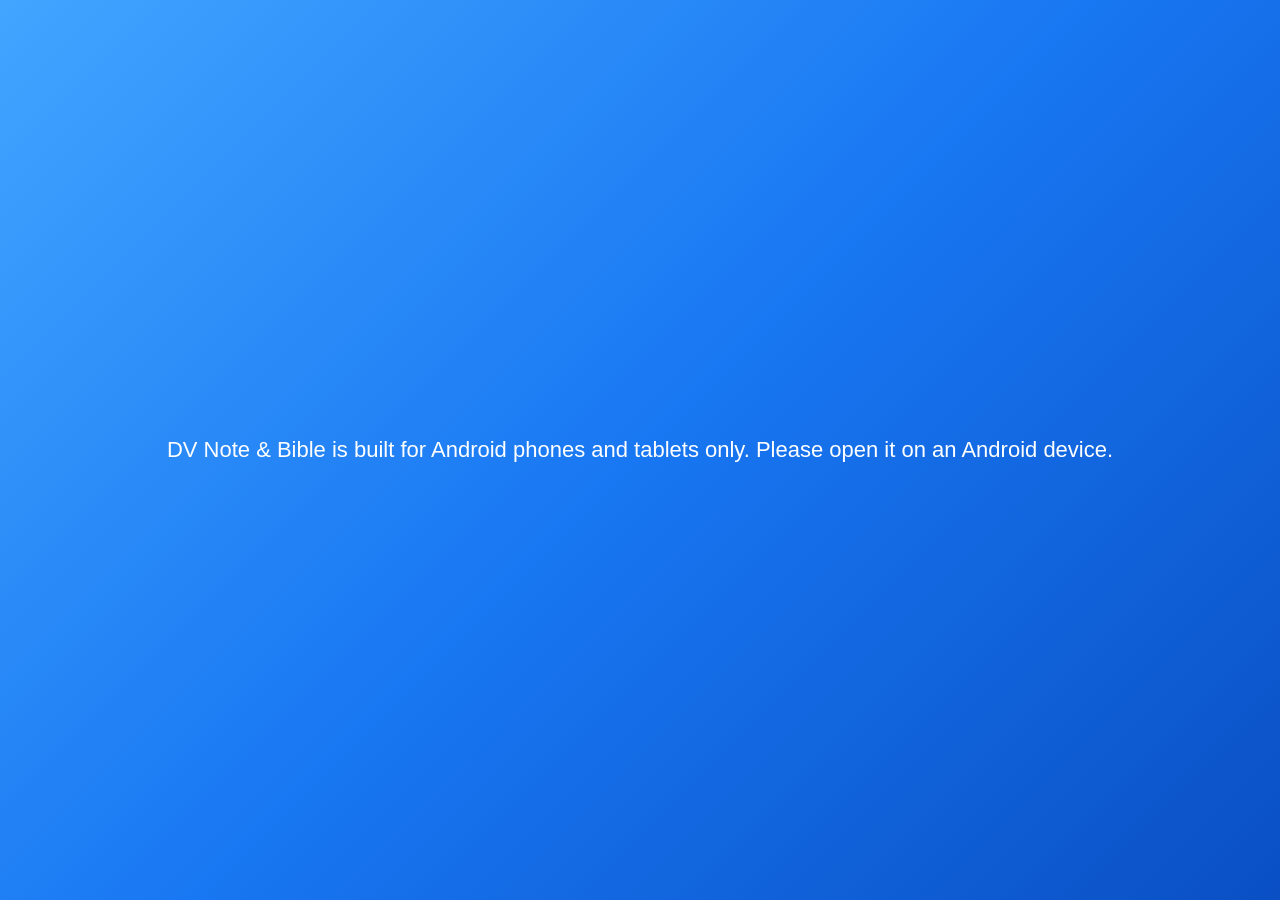
<file: index.html>
<!DOCTYPE html><html lang="en" data-dvtheme="light"><head><meta charset="utf-8"><meta name="viewport" content="width=device-width,initial-scale=1,viewport-fit=cover,user-scalable=no"><meta name="theme-color" content="#1877F2"><link rel="manifest" href="manifest.json"><link rel="icon" type="image/png" href="icons/icon-192.png"><title>DV Note &amp; Bible</title><link rel="stylesheet" href="styles.css"></head><body><div id="app-lock"></div>
<svg width="0" height="0" style="position:absolute"><defs><linearGradient id="dvGrad" x1="0" y1="0" x2="1" y2="1"><stop offset="0" stop-color="#42A5FF"/><stop offset=".55" stop-color="#1877F2"/><stop offset="1" stop-color="#0A4FC4"/></linearGradient></defs></svg>
<div id="dvApp">
<header class="dvBar" id="dvBar"><button class="dvIconBtn" data-dvact="openl" aria-label="Menu" data-dvico="menu"></button><span class="dvLogo">dv</span><h1 id="dvTitle">Note &amp; Bible</h1><button class="dvIconBtn" data-dvact="openr" aria-label="More" data-dvico="more"></button></header>
<main id="dvMain">
<section class="dvView" id="dvV-home"><div class="dvHero"><h2>DV Note &amp; Bible</h2><p>Write notes and clean the King James Bible right on your Android device.</p></div><h3 class="dvH">Quick Actions</h3><div class="dvQuick"><button class="dvQ" data-dvact="new"><i data-dvico="add"></i>New Note</button><button class="dvQ" data-dvgo="files"><i data-dvico="folder"></i>My Files</button><button class="dvQ" data-dvgo="bible"><i data-dvico="book"></i>Read Bible</button><button class="dvQ" data-dvact="import"><i data-dvico="up"></i>Import Note</button><button class="dvQ" data-dvgo="guide"><i data-dvico="help"></i>How to Use</button></div></section>
<section class="dvView dvFlex" id="dvV-files"><div class="dvSPill"><input id="dvSearch" type="search" placeholder="Search notes"><button class="dvIconBtn" id="dvTrashBtn" data-dvact="trash" aria-label="Trash" data-dvico="folder"></button></div><div class="dvSortRow"><button class="dvSort" data-dvact="sort"><span id="dvSortLbl">Date opened by me</span><span class="dvSortArr" id="dvSortArr" data-dvico="arrow"></span></button><div class="dvTog"><button class="dvTogB" data-dvact="list" aria-label="List" data-dvico="list"></button><button class="dvTogB" data-dvact="grid" aria-label="Grid" data-dvico="grid"></button></div></div><div id="dvList"></div><div class="dvFabBg" data-dvact="fab"></div><div class="dvFabItems"><button class="dvFabItem" data-dvact="fabhelp"><i data-dvico="help"></i>How to use</button><button class="dvFabItem" data-dvact="fabnew"><i data-dvico="edit"></i>Notepad</button></div><button class="dvFab" id="dvFab" data-dvact="fab" aria-label="Add" data-dvico="add"></button></section>
<section class="dvView dvFlex" id="dvV-bible"><div id="dvBGet" class="dvBox"><h3>King James Bible</h3><p>Download the Bible once, then read it anytime, even without internet.</p><button class="dvBtn" id="dvBGo" data-dvact="bget" style="width:100%"><i data-dvico="down"></i>Download Bible</button><p id="dvBMsg"></p></div><div id="dvBRead" hidden><div class="dvBRow"><select id="dvBBook" class="dvBSel" aria-label="Book"></select><select id="dvBCh" class="dvBSel" aria-label="Chapter"></select><label class="dvBDark">Dark<input type="checkbox" class="dvSw" id="dvBDk"></label></div><div class="dvBRow"><span class="dvBA">A</span><input type="range" id="dvBSize" min="23" max="27" step="1" value="23" aria-label="Text size"><span class="dvBA">A+</span><div class="dvSearch"><i data-dvico="search"></i><input id="dvBFind" type="search" placeholder="Search"></div></div><div id="dvBText"></div></div></section>
<section class="dvView" id="dvV-about-app"><div class="dvPageHead"><button class="dvIconBtn" data-dvback data-dvico="back" aria-label="Back"></button><h2>About App</h2></div><div class="dvBody" id="dvB-about-app"></div></section>
<section class="dvView" id="dvV-about-dev"><div class="dvPageHead"><button class="dvIconBtn" data-dvback data-dvico="back" aria-label="Back"></button><h2>About Developer</h2></div><div class="dvBody" id="dvB-about-dev"></div></section>
<section class="dvView" id="dvV-contact"><div class="dvPageHead"><button class="dvIconBtn" data-dvback data-dvico="back" aria-label="Back"></button><h2>Contact Us</h2></div><div class="dvBody" id="dvB-contact"></div></section>
<section class="dvView" id="dvV-settings"><div class="dvPageHead"><button class="dvIconBtn" data-dvback data-dvico="back" aria-label="Back"></button><h2>Settings</h2></div><div class="dvBody" id="dvB-settings"></div></section>
<section class="dvView" id="dvV-todo"><div class="dvPageHead"><button class="dvIconBtn" data-dvback data-dvico="back" aria-label="Back"></button><h2>To-Do List</h2></div><div class="dvBody" id="dvB-todo"></div></section>
<section class="dvView" id="dvV-guide"><div class="dvPageHead"><button class="dvIconBtn" data-dvback data-dvico="back" aria-label="Back"></button><h2>How to Use</h2></div><div class="dvBody" id="dvB-guide"></div></section>
</main>
<nav id="dvNav"><button data-dvgo="home"><span class="dvNi"><i data-dvico="home"></i></span>Home</button><button data-dvgo="files"><span class="dvNi"><i data-dvico="folder"></i></span>Note</button><button data-dvgo="bible"><span class="dvNi"><i data-dvico="book"></i></span>Bible</button></nav>
</div>
<aside id="dvLeft" class="dvDrawer dvDL"><div class="dvBar"><button class="dvIconBtn" data-dvclose data-dvico="back" aria-label="Close"></button><span class="dvLogo">dv</span><h1>Note &amp; Bible</h1></div><div class="dvNavList"><button class="dvItem" data-dvgo="home"><i data-dvico="home"></i>Home</button><button class="dvItem" data-dvgo="about-app"><i data-dvico="info"></i>About App</button><button class="dvItem" data-dvgo="about-dev"><i data-dvico="person"></i>About Developer</button><button class="dvItem" data-dvgo="contact"><i data-dvico="mail"></i>Contact Us</button><button class="dvItem" data-dvgo="guide"><i data-dvico="help"></i>How to Use</button></div></aside>
<aside id="dvRight" class="dvDrawer dvDR"><div class="dvBar"><button class="dvIconBtn" data-dvclose data-dvico="back" aria-label="Close"></button><h1>More</h1></div><div class="dvNavList"><button class="dvItem" data-dvgo="settings"><i data-dvico="gear"></i>Settings</button><button class="dvItem" data-dvgo="todo"><i data-dvico="check"></i>To-Do List</button><label class="dvItem"><i data-dvico="sun"></i><span class="dvGrow">Dark mode</span><input class="dvSw" id="dvRSw" type="checkbox"></label><button class="dvItem" id="dvInstall" data-dvact="install"><i data-dvico="down"></i>Install App</button><button class="dvItem" data-dvact="share"><i data-dvico="share"></i>Share App</button><button class="dvItem" data-dvact="import"><i data-dvico="up"></i>Import .txt file</button></div></aside>
<section id="dvEditor" class="dvFull"><div class="dvPageHead"><button class="dvIconBtn" data-dvback data-dvico="back" aria-label="Back"></button><h2 id="dvEdName">Notepad</h2><button class="dvSaveBtn" data-dvt="save" aria-label="Save"><i data-dvico="save"></i>SAVE</button></div>
<div class="dvTools" id="dvTools"></div>
<div id="dvEdWrap"><textarea id="dvCode" spellcheck="false" autocapitalize="off" autocomplete="off" autocorrect="off" wrap="soft" placeholder="Write your note here"></textarea>
</div></section>
<section id="dvActs" class="dvFull"><div class="dvPageHead"><button class="dvIconBtn" data-dvback data-dvico="back" aria-label="Back"></button><h2>Saved Notes</h2></div><div id="dvActsBody"></div></section>
<div id="dvModal"><div id="dvModalBox"></div></div>
<div id="dvToast"></div>
<input type="file" id="dvFile" accept=".txt,text/plain" hidden>
<script src="desktop-blocker.js"></script><script src="settings.js"></script><script src="about-app.js"></script><script src="about-dev.js"></script><script src="contact-us.js"></script><script src="script.js"></script><script src="transfer.js"></script><script src="reach.js"></script><script src="daily-verse.js"></script><script src="update.js"></script><script src="app-lock.js"></script>
</body></html>
</file>
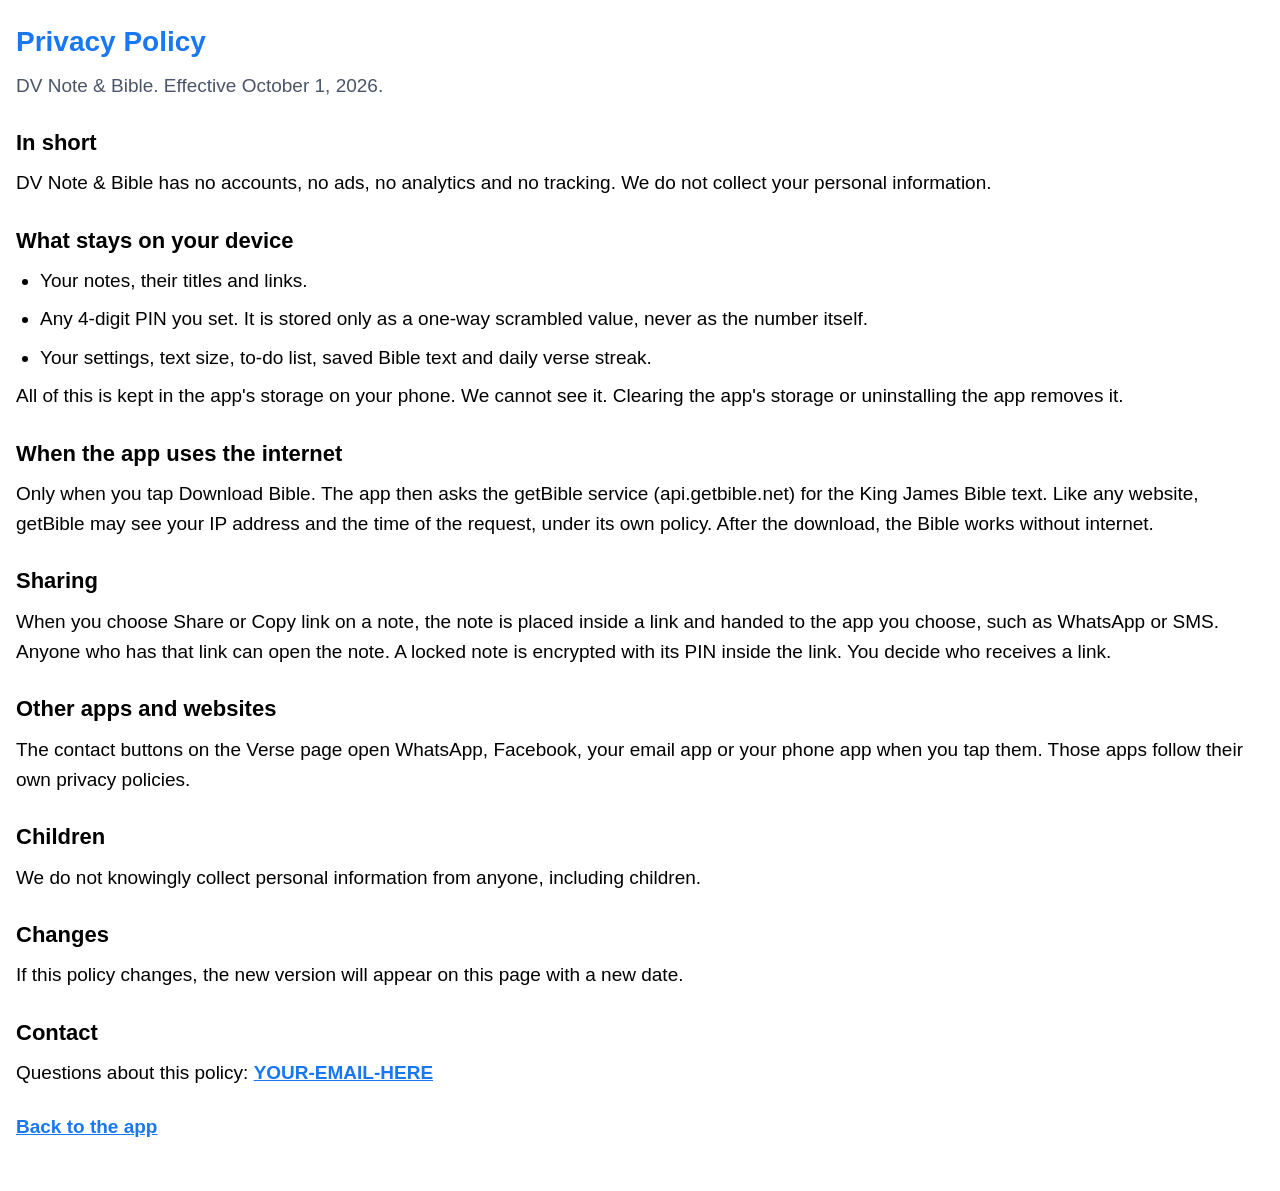
<file: privacy.html>
<!DOCTYPE html><html lang="en"><head><meta charset="utf-8"><meta name="viewport" content="width=device-width,initial-scale=1"><title>Privacy Policy - DV Note &amp; Bible</title>
<style>*{box-sizing:border-box;margin:0;padding:0}body{font:19px/1.6 Roboto,sans-serif;color:#000;background:#fff;padding:20px 16px 40px}h1{font-size:28px;margin-bottom:6px;color:#1877F2}h2{font-size:22px;margin:24px 0 6px}p,li{margin:8px 0}ul{padding-left:24px}a{color:#1877F2;font-weight:700}small{font-size:19px;color:#4A5568}@media (prefers-color-scheme:dark){body{background:#0E1116;color:#F1F4F9}small{color:#A6B2C6}}</style></head><body>
<h1>Privacy Policy</h1><small>DV Note &amp; Bible. Effective October 1, 2026.</small>
<h2>In short</h2><p>DV Note &amp; Bible has no accounts, no ads, no analytics and no tracking. We do not collect your personal information.</p>
<h2>What stays on your device</h2><ul><li>Your notes, their titles and links.</li><li>Any 4-digit PIN you set. It is stored only as a one-way scrambled value, never as the number itself.</li><li>Your settings, text size, to-do list, saved Bible text and daily verse streak.</li></ul><p>All of this is kept in the app's storage on your phone. We cannot see it. Clearing the app's storage or uninstalling the app removes it.</p>
<h2>When the app uses the internet</h2><p>Only when you tap Download Bible. The app then asks the getBible service (api.getbible.net) for the King James Bible text. Like any website, getBible may see your IP address and the time of the request, under its own policy. After the download, the Bible works without internet.</p>
<h2>Sharing</h2><p>When you choose Share or Copy link on a note, the note is placed inside a link and handed to the app you choose, such as WhatsApp or SMS. Anyone who has that link can open the note. A locked note is encrypted with its PIN inside the link. You decide who receives a link.</p>
<h2>Other apps and websites</h2><p>The contact buttons on the Verse page open WhatsApp, Facebook, your email app or your phone app when you tap them. Those apps follow their own privacy policies.</p>
<h2>Children</h2><p>We do not knowingly collect personal information from anyone, including children.</p>
<h2>Changes</h2><p>If this policy changes, the new version will appear on this page with a new date.</p>
<h2>Contact</h2><p>Questions about this policy: <a href="mailto:YOUR-EMAIL-HERE">YOUR-EMAIL-HERE</a></p>
<p style="margin-top:24px"><a href="./">Back to the app</a></p></body></html>
</file>
<file: styles.css>
:root{--dvA:#1877F2;--dvG:linear-gradient(135deg,#42A5FF,#1877F2 55%,#0A4FC4);--dvBg:#fff;--dvFg:#000;--dvCard:#F0F4FA;--dvBd:#C9D6EE;--dvMut:#4A5568}
[data-dvtheme=dark]{--dvBg:#0E1116;--dvFg:#F1F4F9;--dvCard:#1A2029;--dvBd:#2E3A4E;--dvMut:#A6B2C6}
*{box-sizing:border-box;margin:0;padding:0;-webkit-tap-highlight-color:transparent;font-family:Roboto,sans-serif}
html,body{width:100dvw;height:100dvh;overflow:hidden;background:var(--dvBg);color:var(--dvFg);font-size:19px;overscroll-behavior:none}
button,input,textarea{font-size:19px;color:inherit}
#dvApp{width:100dvw;height:100dvh;display:flex;flex-direction:column}
.dvIco{width:26px;height:26px;fill:url(#dvGrad)}
i{display:grid;place-items:center;font-style:normal}
.dvBar{height:56px;flex:none;display:flex;align-items:center;gap:4px;padding:0 4px;background:var(--dvG);color:#fff}
.dvBar h1{flex:1;font-size:22px;font-weight:500}
.dvBar .dvIco,.dvBtn .dvIco,.dvAct .dvIco,.dvFab .dvIco{fill:#fff}
body.dvSub #dvBar{display:none}
.dvIconBtn{width:48px;height:48px;border:0;background:transparent;border-radius:50%;display:grid;place-items:center;flex:none}
.dvIconBtn:active,.dvItem:active,.dvTB:active,#dvNav button:active{background:rgba(24,119,242,.2)}
.dvBtn{min-height:48px;border:0;border-radius:24px;padding:0 22px;background:var(--dvG);color:#fff;font-weight:500;display:inline-flex;align-items:center;justify-content:center;gap:10px}
.dvBtn:active{filter:brightness(.85);transform:scale(.97)}
.dvGhost{background:transparent;border:2px solid var(--dvA);color:var(--dvA)}
.dvSm{min-height:44px;padding:0 16px}
.dvGrow{flex:1}
#dvMain{flex:1;position:relative;min-height:0}
.dvView{position:absolute;inset:0;overflow-y:auto;display:none;padding:12px}
.dvView.dvOn{display:block}.dvView.dvFlex.dvOn{display:flex;flex-direction:column;overflow:hidden}
.dvHero{background:var(--dvG);color:#fff;border-radius:28px;padding:28px 20px}
.dvHero h2{font-size:30px}.dvHero p{margin-top:8px;font-size:19px}
.dvH{margin:18px 4px 10px;font-size:20px}
.dvQuick{display:grid;gap:10px}
.dvSearchRow{display:flex;align-items:center;gap:4px;flex:none;padding-bottom:8px}
.dvSearch{flex:1;display:flex;align-items:center;gap:8px;height:52px;border:2px solid var(--dvBd);border-radius:26px;padding:0 14px;background:var(--dvCard)}
.dvSearch:focus-within{border-color:var(--dvA)}
.dvSearch input{flex:1;min-width:0;border:0;outline:0;background:transparent}
#dvList{flex:1;overflow-y:auto;display:grid;grid-template-columns:1fr;gap:10px;align-content:start;padding-bottom:110px}
#dvList.dvGridV{grid-template-columns:1fr 1fr}
.dvCard{display:flex;align-items:center;background:var(--dvCard);border:1px solid var(--dvBd);border-radius:16px;padding:6px 2px 6px 12px;gap:8px;min-width:0}
.dvCardMain{flex:1;min-width:0;display:flex;align-items:center;gap:10px;min-height:56px}
.dvCardMain div{min-width:0}.dvCardMain b,.dvCardMain small{display:block;overflow:hidden;text-overflow:ellipsis;white-space:nowrap}
.dvCardMain small{font-size:19px;color:var(--dvMut)}
.dvEmpty{padding:30px 10px;text-align:center;color:var(--dvMut)}
.dvFab{position:absolute;right:16px;bottom:16px;width:72px;height:72px;border:0;border-radius:24px;background:var(--dvG);display:grid;place-items:center;box-shadow:0 6px 16px rgba(24,119,242,.45)}
.dvFab .dvIco{width:34px;height:34px}.dvFab:active{transform:scale(.94)}
#dvNav{flex:none;height:auto;min-height:72px;display:grid;grid-template-columns:repeat(3,1fr);border-top:1px solid var(--dvBd);background:var(--dvBg);padding-bottom:env(safe-area-inset-bottom)}
#dvNav button{border:0;background:transparent;display:flex;flex-direction:column;align-items:center;justify-content:center;gap:2px;font-size:19px;padding:6px 0}
.dvNi{width:64px;height:32px;border-radius:16px;display:grid;place-items:center}
#dvNav .dvAct{color:var(--dvA);font-weight:500}#dvNav .dvAct .dvNi{background:var(--dvG)}
.dvDrawer{position:fixed;top:0;bottom:0;width:100dvw;background:var(--dvBg);z-index:50;visibility:hidden;transition:transform .25s,visibility 0s .25s;overflow-y:auto}
.dvDL{left:0;transform:translateX(-100%)}.dvDR{right:0;transform:translateX(100%)}
.dvDrawer.dvOpen{transform:none;visibility:visible;transition:transform .25s}
.dvNavList{padding:8px}
.dvItem{width:100%;min-height:56px;display:flex;align-items:center;gap:16px;padding:0 16px;border:0;background:transparent;border-radius:28px;text-align:left;color:var(--dvFg)}
.dvPageHead{display:flex;align-items:center;gap:6px;height:56px;flex:none;padding:0 4px;background:var(--dvG);color:#fff;margin:-12px -12px 12px}
.dvPageHead h2{font-size:22px;font-weight:500;overflow:hidden;text-overflow:ellipsis;white-space:nowrap}
.dvPageHead .dvIco{fill:#fff}
.dvBody p,.dvBody li{line-height:1.5;margin:6px 0}.dvBody ol,.dvBody ul{padding-left:26px}
.dvBox{background:var(--dvCard);border:1px solid var(--dvBd);border-radius:18px;padding:16px;margin-bottom:12px}
.dvBox h3{color:var(--dvA);margin-bottom:6px}
.dvInput{width:100%;min-height:52px;border:2px solid var(--dvBd);border-radius:14px;padding:8px 14px;background:var(--dvBg);outline:0}
.dvInput:focus{border-color:var(--dvA)}
textarea.dvInput{min-height:140px;resize:none;margin:10px 0}
.dvRow{display:flex;gap:10px;margin-top:16px}.dvRow>*{flex:1}
.dvRowSw{display:flex;align-items:center;gap:12px;min-height:56px;border-bottom:1px solid var(--dvBd)}.dvRowSw span{flex:1}
.dvSw{appearance:none;-webkit-appearance:none;width:56px;height:32px;border-radius:16px;background:var(--dvBd);position:relative;flex:none;transition:background .2s}
.dvSw::before{content:"";position:absolute;top:4px;left:4px;width:24px;height:24px;border-radius:50%;background:#fff;transition:transform .2s;box-shadow:0 1px 3px rgba(0,0,0,.4)}
.dvSw:checked{background:var(--dvG)}.dvSw:checked::before{transform:translateX(24px)}
.dvChk{width:28px;height:28px;accent-color:#1877F2}.dvDone{text-decoration:line-through;color:var(--dvMut)}
.dvFull{position:fixed;inset:0;width:100dvw;height:100dvh;background:var(--dvBg);z-index:30;display:none;flex-direction:column;padding:0}
.dvFull.dvOn{display:flex}.dvFull .dvPageHead{margin:0}
.dvTools{display:flex;overflow-x:auto;flex:none;border-bottom:2px solid var(--dvBd);scrollbar-width:none}
.dvTools::-webkit-scrollbar{display:none}
.dvTB{flex:none;min-width:76px;height:68px;display:flex;flex-direction:column;align-items:center;justify-content:center;gap:2px;border:0;background:none;font-size:19px;color:var(--dvFg)}
.dvTB.dvAct{color:var(--dvA);font-weight:500}
#dvEdWrap{flex:1;display:flex;min-height:0;position:relative;overflow:hidden}
#dvCode{font-family:Roboto,sans-serif;font-size:26px;line-height:38px;padding:12px 8px}
#dvCode{flex:1;min-width:0;border:0;outline:0;resize:none;background:var(--dvBg);color:var(--dvFg);tab-size:2;white-space:pre;overflow:auto}
#dvCode.dvWrap{white-space:pre-wrap}
.dvPop{position:fixed;z-index:60;min-width:210px;background:var(--dvBg);border:1px solid var(--dvBd);border-radius:16px;box-shadow:0 8px 24px rgba(0,0,0,.3);padding:6px 0;overflow:hidden}
.dvPop .dvItem{border-radius:0;min-height:52px}
#dvModal{position:fixed;inset:0;z-index:70;background:rgba(0,0,0,.5);display:none;place-items:center}
#dvModal.dvOn{display:grid}
#dvModalBox{width:90dvw;background:var(--dvBg);border-radius:28px;padding:24px;max-height:90dvh;overflow-y:auto}
#dvModalBox h2{font-size:22px;margin-bottom:8px}#dvModalBox p{margin:6px 0 10px;color:var(--dvMut);word-break:break-word}
#dvToast{position:fixed;top:50%;left:50%;transform:translate(-50%,-50%);max-width:86dvw;background:#323232;color:#fff;padding:14px 24px;border-radius:26px;text-align:center;opacity:0;pointer-events:none;transition:opacity .25s;z-index:90}
#dvToast.dvShow{opacity:1}

.dvLogo{flex:none;display:inline-grid;place-items:center;width:38px;height:38px;border-radius:50%;background:radial-gradient(circle at 30% 30%,#FFF8D6,#F5DC85 65%,#E8C560);color:#D32F2F;font-weight:700;font-size:19px;box-shadow:0 1px 4px rgba(0,0,0,.35);margin:0 8px 0 4px}
.dvLogoL{width:52px;height:52px;font-size:26px;vertical-align:middle;margin:0 8px 0 0}

.dvLogo{position:relative;margin:0 12px 0 8px}.dvLogoL{margin:0 16px 0 8px}
.dvLogo::before{content:"";position:absolute;inset:-6px;border:3px dashed #9AD1FF;border-radius:50%;animation:dvSpin 6s linear infinite;pointer-events:none}
.dvBusy .dvLogo::before{animation-duration:1s;border-color:#fff}
.dvBusy .dvLogo{animation:dvPulse 1s ease-in-out infinite}
@keyframes dvSpin{to{transform:rotate(360deg)}}
@keyframes dvPulse{50%{transform:scale(1.1)}}
@media (prefers-reduced-motion:reduce){.dvLogo,.dvLogo::before{animation:none!important}}

[hidden]{display:none!important}
#dvBRead{flex:1;display:flex;flex-direction:column;min-height:0}
.dvBRow{display:flex;align-items:center;gap:8px;padding-bottom:8px;flex:none}
.dvBSel{flex:1;min-width:0;height:52px;border:2px solid var(--dvBd);border-radius:14px;padding:0 8px;background:var(--dvCard);color:var(--dvFg)}
.dvBDark{display:flex;align-items:center;gap:8px;flex:none}
.dvBA{flex:none;font-weight:500}
#dvBSize{flex:1;min-width:60px;accent-color:#1877F2}
.dvBRow .dvSearch{flex:1.4;min-width:0}
#dvBText{flex:1;overflow-y:auto;background:var(--dvCard);border:1px solid var(--dvBd);border-radius:14px;padding:10px 14px}
.dvVs{font-size:var(--dvBs,23px);line-height:1.7;margin:6px 0}
.dvVs b{color:var(--dvA)}
.dvMore{width:100%;margin:12px 0}
.dvBSel,.dvBSel option{font-size:19px}

.dvSaveBtn{flex:none;height:48px;margin-right:8px;padding:0 18px;border:0;border-radius:24px;background:#FFD700;color:#F00;font-weight:700;font-size:22px;display:flex;align-items:center;gap:8px}
.dvSaveBtn .dvIco{fill:#F00}
.dvSaveBtn:active{filter:brightness(.9);transform:scale(.96)}
.dvFull .dvPageHead h2{flex:1;text-align:center}

.dvQuick{grid-template-columns:1fr 1fr;gap:12px}
.dvQ{min-height:118px;border:2px solid var(--dvBd);border-radius:28px;background:var(--dvBg);color:var(--dvFg);font-weight:700;display:flex;flex-direction:column;align-items:center;justify-content:center;gap:10px;padding:10px;text-align:center}
.dvQ .dvIco{width:38px;height:38px}.dvQ:active{background:rgba(24,119,242,.14);transform:scale(.97)}
.dvSPill{flex:none;display:flex;align-items:center;height:58px;background:var(--dvCard);border-radius:29px;padding:0 6px 0 22px;margin-bottom:12px}
.dvSPill input{flex:1;min-width:0;border:0;outline:0;background:transparent;text-align:center}
.dvSortRow{flex:none;display:flex;align-items:center;justify-content:space-between;padding:0 2px 12px}
.dvSort{display:flex;align-items:center;gap:10px;border:0;background:transparent;font-weight:500;color:var(--dvFg)}
.dvSortArr{width:40px;height:40px;border-radius:50%;background:#C2E7FF;display:grid;place-items:center}
.dvSortArr .dvIco{width:22px;height:22px;fill:#001D35;transition:transform .2s}.dvSortArr.dvAsc .dvIco{transform:rotate(180deg)}
.dvTog{display:flex}
.dvTogB{width:76px;height:52px;border:0;border-radius:26px;background:#C2E7FF;display:grid;place-items:center}
.dvTogB+.dvTogB{margin-left:-6px}
.dvTogB .dvIco,.dvIconBtn.dvOnB .dvIco{fill:#001D35}
.dvTogB.dvOnB{background:#00639B}.dvTogB.dvOnB .dvIco{fill:#fff}
#dvTrashBtn.dvOnB{background:#C2E7FF}
#dvList .dvCard{display:grid;grid-template-columns:1fr auto;align-items:center;gap:8px 0;border:0;border-radius:24px;padding:12px 4px 12px 14px}
.dvCH{display:flex;align-items:center;gap:12px;min-width:0}.dvCH>div{min-width:0}
.dvCH b{display:-webkit-box;-webkit-line-clamp:2;-webkit-box-orient:vertical;overflow:hidden;font-weight:400;font-size:21px;word-break:break-word}
.dvCH small{display:block;font-size:19px;color:var(--dvMut);overflow:hidden;text-overflow:ellipsis;white-space:nowrap}
#dvList.dvGridV small{display:none}
.dvDoc{flex:none;display:grid}
.dvStar .dvIco{width:20px;height:20px;vertical-align:-3px;margin-left:4px}
.dvThumb{grid-column:1/3;position:relative;height:150px;background:#fff;border-radius:12px;overflow:hidden;margin:0 10px 0 0}
.dvThumbIn{width:250%;transform:scale(.4);transform-origin:0 0;padding:16px;font-size:19px;line-height:1.3;color:#222;white-space:pre-wrap;word-break:break-word}
.dvLock{position:absolute;inset:0;display:grid;place-items:center}.dvLock .dvIco{width:44px;height:44px}
#dvList:not(.dvGridV) .dvThumb{display:none}
.dvFabBg{display:none;position:absolute;inset:0;background:rgba(255,255,255,.78);z-index:4}
[data-dvtheme=dark] .dvFabBg{background:rgba(14,17,22,.8)}
.dvFabItems{display:none;position:absolute;right:16px;bottom:100px;flex-direction:column;align-items:flex-end;gap:14px;z-index:5}
.dvFabOn .dvFabBg{display:block}.dvFabOn .dvFabItems{display:flex}.dvFab{z-index:6}
.dvFabItem{height:60px;border:0;border-radius:30px;padding:0 26px;display:flex;align-items:center;gap:16px;background:#D3E3FD;color:#041E49;font-size:22px;font-weight:500;box-shadow:0 2px 6px rgba(0,0,0,.25)}
.dvFabItem .dvIco{fill:#041E49}
[data-dvtheme=dark] .dvFabItem{background:#1F3B66;color:#E8F0FF}[data-dvtheme=dark] .dvFabItem .dvIco{fill:#E8F0FF}
#dvActs{z-index:35}#dvActsBody{flex:1;overflow-y:auto;padding-bottom:20px}
.dvActT{display:flex;align-items:center;gap:18px;padding:20px 20px 12px;font-size:23px}
.dvActT b{flex:1;min-width:0;overflow:hidden;text-overflow:ellipsis;white-space:nowrap;font-weight:400}
.dvAct2{width:100%;min-height:64px;display:flex;align-items:center;gap:26px;padding:0 20px;border:0;background:transparent;font-size:21px;text-align:left;color:var(--dvFg)}
.dvAct2:active{background:rgba(24,119,242,.15)}
#dvActsBody hr{border:0;border-top:1px solid var(--dvBd);margin:6px 0 6px 72px}
#dvPrintBox{display:none}
@media print{body.dvPrinting>*{display:none!important}body.dvPrinting>#dvPrintBox{display:block!important;white-space:normal;font:14pt/1.6 Roboto,sans-serif;color:#000;background:#fff}html,body{height:auto!important;width:auto!important;overflow:visible!important}}
</file>
